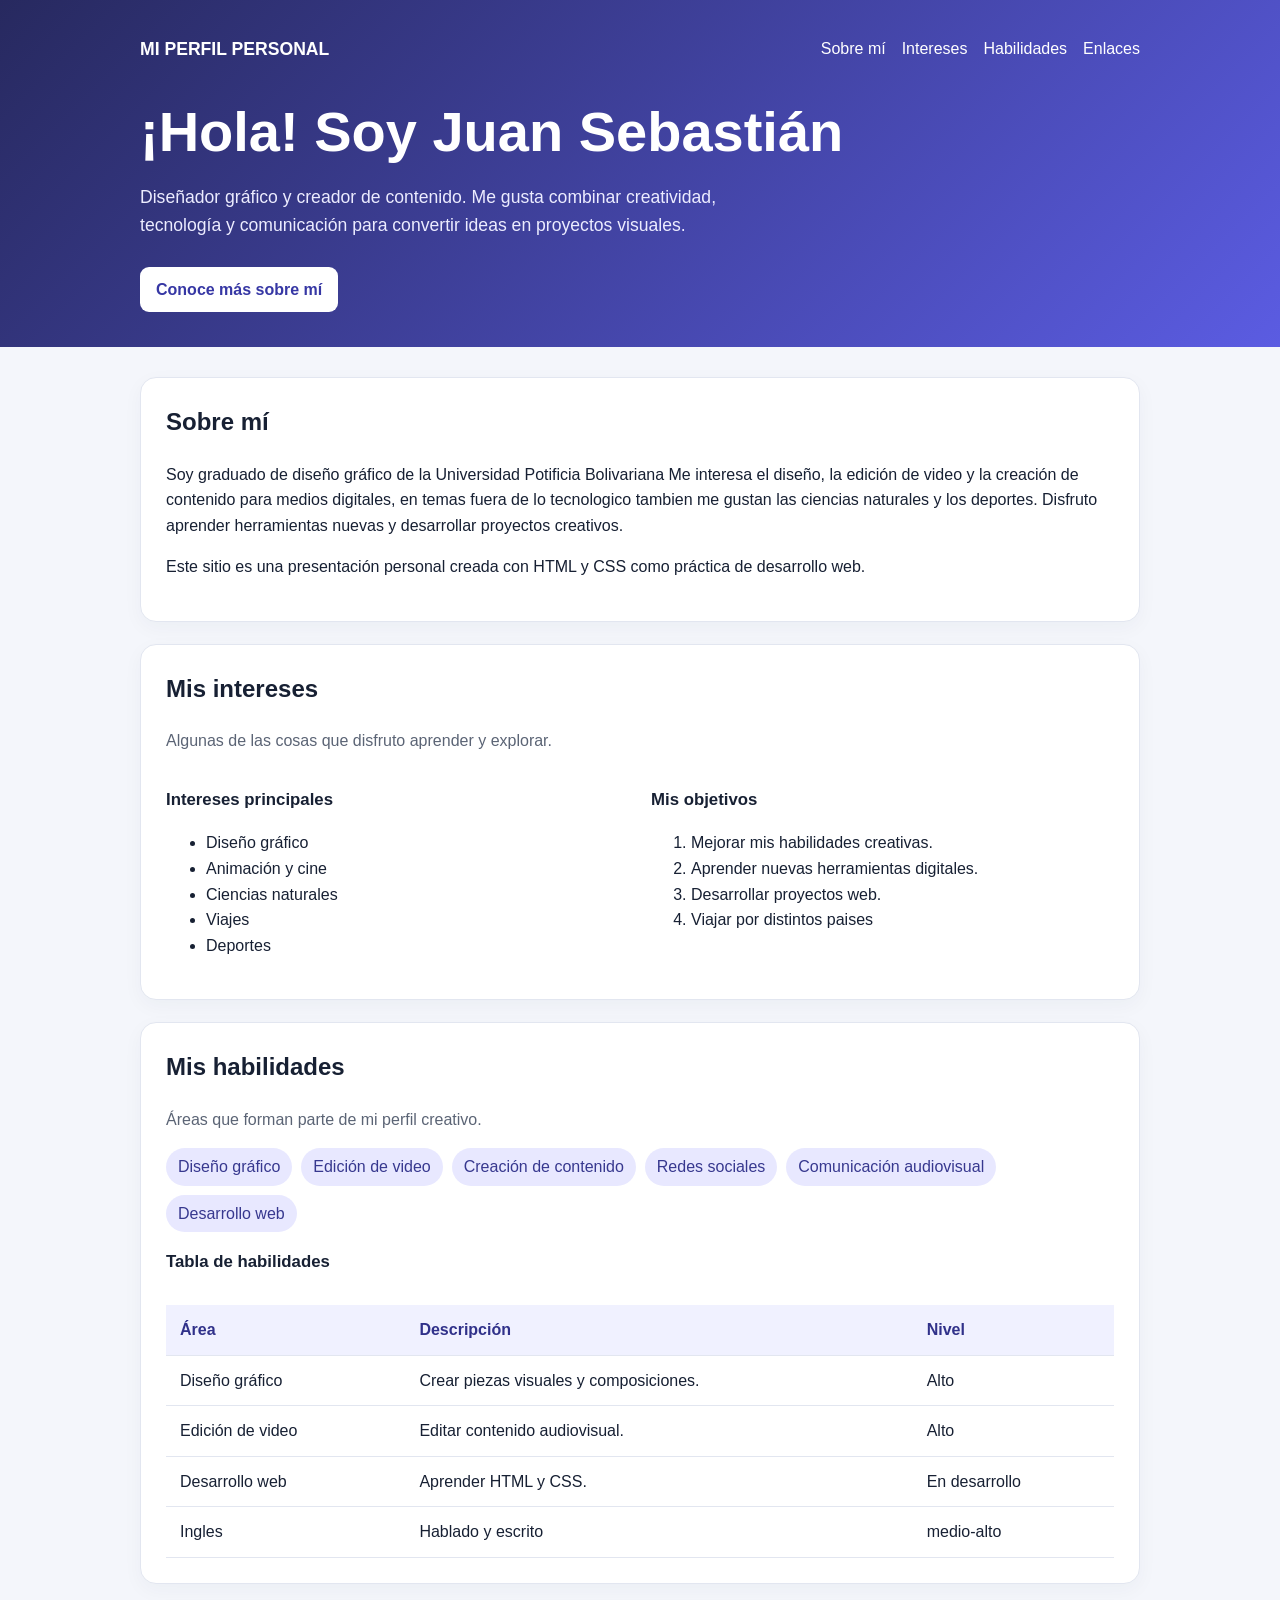
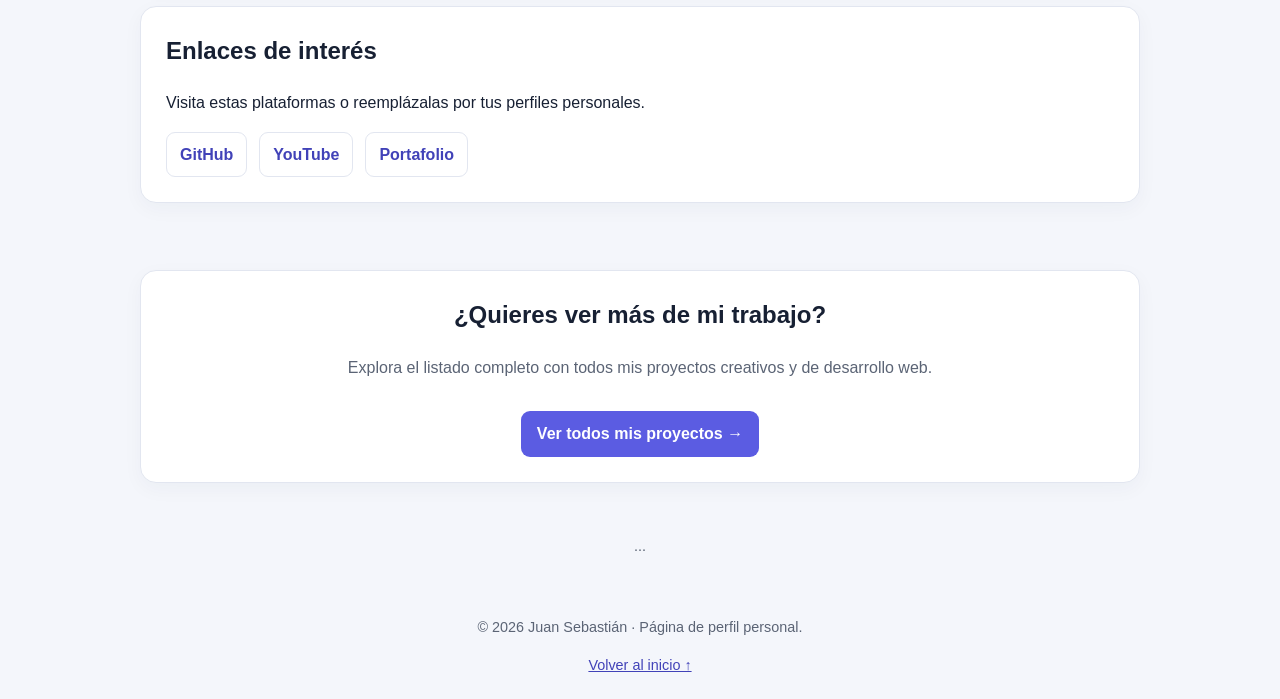
<file: index.html>
<!DOCTYPE html>
<html lang="es">

<head>
    <meta charset="UTF-8">
    <meta name="viewport" content="width=device-width, initial-scale=1.0">
    <title>Mi perfil personal | Juan Sebastián</title>

    <link rel="stylesheet" href="./styles.css">
</head>

<body>

    <!-- ENCABEZADO -->
    <header id="inicio">
        <div class="contenedor">

            <div class="barra">
                <div class="marca">MI PERFIL PERSONAL</div>

                <nav aria-label="Navegación principal">
                    <a href="#sobre-mi">Sobre mí</a>
                    <a href="#intereses">Intereses</a>
                    <a href="#habilidades">Habilidades</a>
                    <a href="#contacto">Enlaces</a>
                </nav>
            </div>

            <div class="presentacion">
                <h1>¡Hola! Soy Juan Sebastián</h1>

                <p>
                    Diseñador gráfico y creador de contenido.
                    Me gusta combinar creatividad, tecnología y
                    comunicación para convertir ideas en proyectos visuales.
                </p>

                <a class="boton" href="#sobre-mi">
                    Conoce más sobre mí
                </a>
            </div>

        </div>

    </header>

    <!-- CONTENIDO PRINCIPAL -->
    <main class="contenedor">

        <!-- SECCIÓN SOBRE MÍ -->
        <section id="sobre-mi">
            <h2>Sobre mí</h2>

            <p>
                Soy graduado de diseño gráfico de la Universidad Potificia Bolivariana
                Me interesa el diseño, la edición de video y la creación
                de contenido para medios digitales, en temas fuera de lo tecnologico tambien
                me gustan las ciencias naturales y los deportes. Disfruto aprender
                herramientas nuevas y desarrollar proyectos creativos.
            </p>



            <p>
                Este sitio es una presentación personal creada con
                HTML y CSS como práctica de desarrollo web.
            </p>
        </section>

        <!-- SECCIÓN DE INTERESES -->
        <section id="intereses">
            <h2>Mis intereses</h2>

            <p class="subtitulo">
                Algunas de las cosas que disfruto aprender y explorar.
            </p>

            <div class="columnas">

                <div>
                    <h3>Intereses principales</h3>

                    <!-- Lista desordenada -->
                    <ul>
                        <li>Diseño gráfico</li>
                        <li>Animación y cine</li>
                        <li>Ciencias naturales</li>
                        <li>Viajes</li>
                        <li>Deportes</li>
                    </ul>
                </div>

                <div>
                    <h3>Mis objetivos</h3>

                    <!-- Lista ordenada -->
                    <ol>
                        <li>Mejorar mis habilidades creativas.</li>
                        <li>Aprender nuevas herramientas digitales.</li>
                        <li>Desarrollar proyectos web.</li>
                        <li>Viajar por distintos paises</li>
                    </ol>
                </div>

            </div>
        </section>

        <!-- SECCIÓN DE HABILIDADES -->
        <section id="habilidades">
            <h2>Mis habilidades</h2>

            <p class="subtitulo">
                Áreas que forman parte de mi perfil creativo.
            </p>

            <ul class="etiquetas">
                <li>Diseño gráfico</li>
                <li>Edición de video</li>
                <li>Creación de contenido</li>
                <li>Redes sociales</li>
                <li>Comunicación audiovisual</li>
                <li>Desarrollo web</li>
            </ul>

            <h3>Tabla de habilidades</h3>

            <div class="tabla-contenedor">
                <table>
                    <thead>
                        <tr>
                            <th>Área</th>
                            <th>Descripción</th>
                            <th>Nivel</th>
                        </tr>
                    </thead>

                    <tbody>
                        <tr>
                            <td>Diseño gráfico</td>
                            <td>Crear piezas visuales y composiciones.</td>
                            <td>Alto</td>

                        </tr>

                        <tr>
                            <td>Edición de video</td>
                            <td>Editar contenido audiovisual.</td>
                            <td>Alto</td>
                        </tr>

                        <tr>
                            <td>Desarrollo web</td>
                            <td>Aprender HTML y CSS.</td>
                            <td>En desarrollo</td>
                        </tr>

                        <tr>
                            <td>Ingles</td>
                            <td>Hablado y escrito</td>
                            <td>medio-alto</td>
                        </tr>
                    </tbody>
                </table>
            </div>
        </section>

        <!-- SECCIÓN DE ENLACES -->
        <section id="contacto">
            <h2>Enlaces de interés</h2>

            <p>
                Visita estas plataformas o reemplázalas por tus
                perfiles personales.
            </p>

            <div class="enlaces">
                <a href="https://github.com/" target="_blank" rel="noopener noreferrer">
                    GitHub
                </a>


                <a href="https://www.youtube.com/" target="_blank" rel="noopener noreferrer">
                    YouTube
                </a>

                <a class="enlaces" href="https://juansebastiangv.wixsite.com/portafolio" target="_blank"
                    rel="noopener noreferrer">
                    Portafolio
                </a>


            </div>
        </section>

    </main>

    <!-- SECCIÓN PARA REDIRECCIONAR A PROYECTOS -->
    <div class="contenedor" style="text-align: center; margin-bottom: 30px;">
        <section>
            <h2>¿Quieres ver más de mi trabajo?</h2>
            <p class="subtitulo">Explora el listado completo con todos mis proyectos creativos y de desarrollo web.</p>
            <a href="Proyectos.html" class="boton"
                style="background-color: #5b5ce2; color: white; display: inline-block; margin-top: 15px;">
                Ver todos mis proyectos →
            </a>
        </section>
    </div>

    <!-- PIE DE PÁGINA -->
    <footer>
        ...
    </footer>

    <!-- PIE DE PÁGINA -->
    <footer>
        <p>
            © 2026 Juan Sebastián · Página de perfil personal.
        </p>

        <a href="#inicio">Volver al inicio ↑</a>
    </footer>

</body>

</html>
</file>
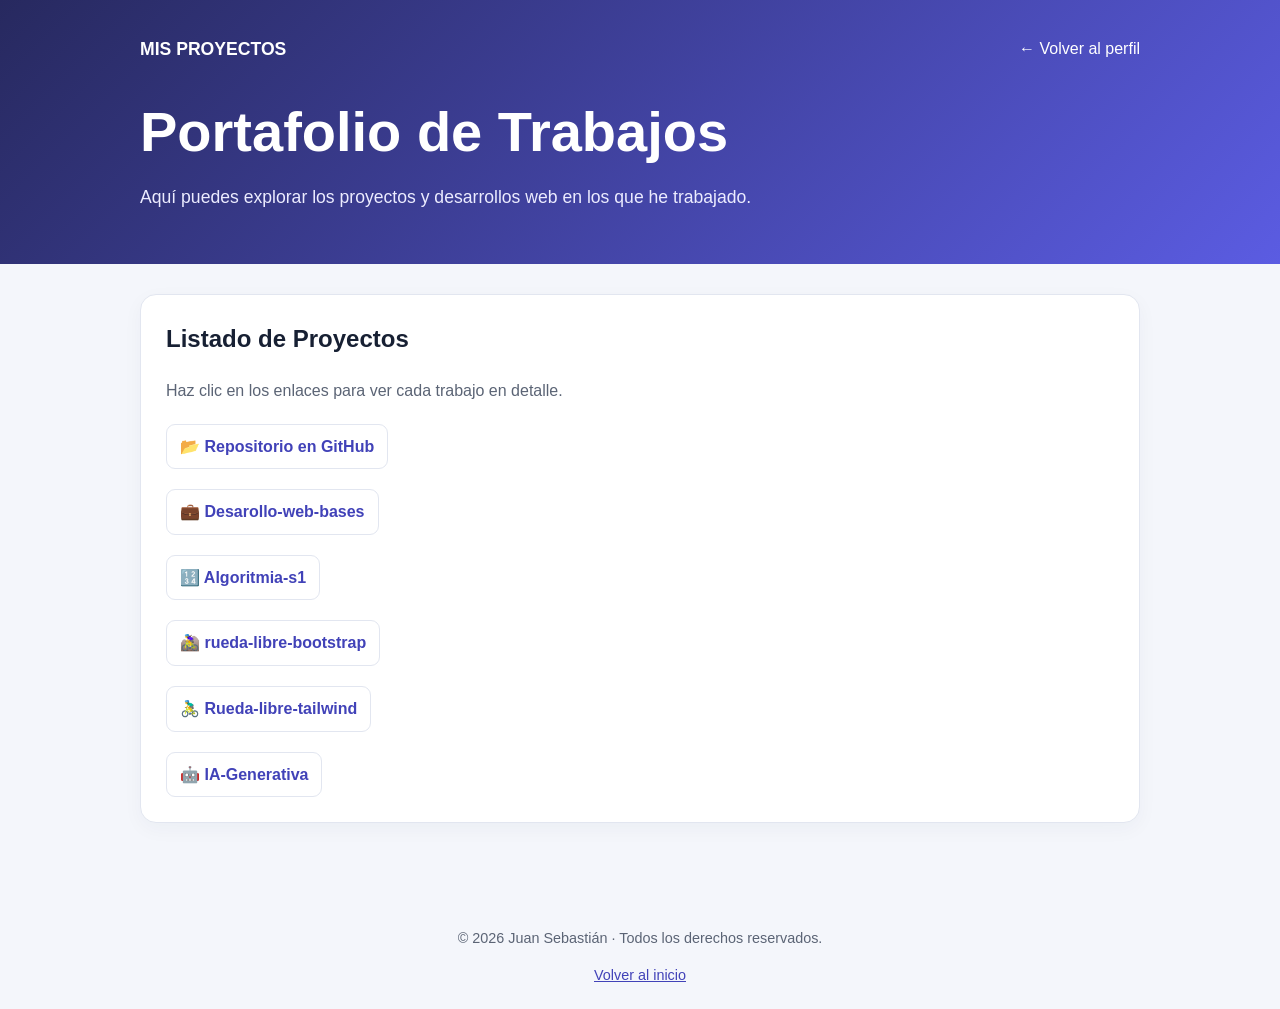
<file: Proyectos.html>
<!DOCTYPE html>
<html lang="es">

<head>
    <meta charset="UTF-8">
    <meta name="viewport" content="width=device-width, initial-scale=1.0">
    <title>Mis Proyectos | Juan Sebastián</title>
    <link rel="stylesheet" href="./styles.css">
</head>

<body>

    <header>
        <div class="contenedor">
            <div class="barra">
                <div class="marca">MIS PROYECTOS</div>
                <nav>
                    <a href="Crear-perfil-personal.html">← Volver al perfil</a>
                </nav>
            </div>
            <div class="presentacion">
                <h1>Portafolio de Trabajos</h1>
                <p>Aquí puedes explorar los proyectos y desarrollos web en los que he trabajado.</p>
            </div>
        </div>
    </header>

    <main class="contenedor">
        <section>
            <h2>Listado de Proyectos</h2>
            <p class="subtitulo">Haz clic en los enlaces para ver cada trabajo en detalle.</p>

            <div class="enlaces" style="margin-top: 20px;">
                <a href="https://github.com/Jsgv-cyber" target="_blank" rel="noopener noreferrer">
                    📂 Repositorio en GitHub

                </a>
                <!-- Puedes añadir más enlaces de proyectos aquí -->
            </div>

            <div class="enlaces" style="margin-top: 20px;">
                <a href="https://github.com/Jsgv-cyber/Desarollo-web-bases.git" target="_blank"
                    rel="noopener noreferrer">
                    💼 Desarollo-web-bases

                </a>

            </div>
            </div>

            <div class="enlaces" style="margin-top: 20px;">
                <a href="https://github.com/Jsgv-cyber/Algoritmia-s1.git" target="_blank" rel="noopener noreferrer">
                    🔢 Algoritmia-s1

                </a>

            </div>

            </div>

            <div class="enlaces" style="margin-top: 20px;">
                <a href="https://github.com/Jsgv-cyber/rueda-libre-bootstrap.git" target="_blank"
                    rel="noopener noreferrer">
                    🚵‍♀️ rueda-libre-bootstrap

                </a>

            </div>
            <div class="enlaces" style="margin-top: 20px;">
                <a href="https://github.com/Jsgv-cyber/Rueda-libre-tailwind.git" target="_blank"
                    rel="noopener noreferrer">
                    🚴‍♂️ Rueda-libre-tailwind
                </a>

            </div>
            <div class="enlaces" style="margin-top: 20px;">
                <a href="https://github.com/Jsgv-cyber/IA-Generativa.git" target="_blank" rel="noopener noreferrer">
                    🤖 IA-Generativa
                </a>

            </div>
        </section>
    </main>


    <footer>
        <p>© 2026 Juan Sebastián · Todos los derechos reservados.</p>
        <a href="Crear-perfil-personal.html">Volver al inicio</a>
    </footer>

</body>

</html>
</file>
<file: styles.css>
/* ESTILOS GENERALES */
        * {
            box-sizing: border-box;
        }

        html {
            scroll-behavior: smooth;
        }

        body {
            margin: 0;
            font-family: Arial, Helvetica, sans-serif;
            background-color: #f4f6fb;
            color: #172033;
            line-height: 1.6;
        }

        a {
            color: #4142b8;
        }

        a:hover {
            color: #5b5ce2;
        }

        .contenedor {
            width: min(100% - 32px, 1000px);
            margin: 0 auto;
        }

        /* ENCABEZADO PRINCIPAL */
        header {
            background: linear-gradient(135deg, #27295f, #5b5ce2);
            color: white;
            padding: 35px 0;
        }

        .barra {
            display: flex;
            justify-content: space-between;
            align-items: center;
            flex-wrap: wrap;
            gap: 18px;
            margin-bottom: 35px;
        }

        .marca {
            font-weight: bold;
            font-size: 1.1rem;
        }

        nav {
            display: flex;
            flex-wrap: wrap;
            gap: 16px;
        }

        nav a {
            color: white;
            text-decoration: none;
        }

        nav a:hover {
            text-decoration: underline;
        }

        .presentacion h1 {
            font-size: clamp(2rem, 5vw, 3.5rem);
            line-height: 1.2;
            margin: 0 0 15px;
        }

        .presentacion p {
            max-width: 650px;
            color: #ececff;
            font-size: 1.1rem;
        }

        .boton {
            display: inline-block;
            background-color: white;
            color: #3637a4;
            padding: 10px 16px;
            border-radius: 9px;
            text-decoration: none;
            font-weight: bold;
            margin-top: 10px;
        }

        /* SECCIONES */
        main {
            padding: 30px 0 45px;
        }

        section {
            background-color: white;
            padding: 25px;
            margin-bottom: 22px;
            border: 1px solid #e2e6f0;
            border-radius: 16px;
            box-shadow: 0 6px 20px rgba(30, 40, 80, 0.04);
            
        }

        

        h2 {
            font-size: 1.5rem;
            margin-top: 0;
        }

        h3 {
            font-size: 1.05rem;
        }

        .subtitulo {
            color: #5b6475;
        }

        /* COLUMNAS */
        .columnas {
            display: grid;
            grid-template-columns: repeat(2, minmax(0, 1fr));
            gap: 22px;
        }

        /* LISTA DE HABILIDADES */
        .etiquetas {
            display: flex;
            flex-wrap: wrap;
            gap: 9px;
            padding: 0;
            list-style: none;
        }

        .etiquetas li {
            background-color: #e8e8ff;
            color: #37388f;
            border-radius: 999px;
            padding: 6px 12px;
        }

        /* TABLA */
        .tabla-contenedor {
            overflow-x: auto;
        }

        table {
            width: 100%;
            min-width: 450px;
            border-collapse: collapse;
            margin-top: 12px;
        }

        th, td {
            text-align: left;
            padding: 12px 14px;
            border-bottom: 1px solid #e2e6f0;
        }

        th {
            background-color: #f0f1ff;
            color: #30318a;
        }

        tbody tr:hover {
            background-color: #fafaff;
        }

        /* ENLACES */
        .enlaces {
            display: flex;
            flex-wrap: wrap;
            gap: 12px;
        }

        .enlaces a {
            padding: 9px 13px;
            border: 1px solid #e2e6f0;
            border-radius: 9px;
            text-decoration: none;
            font-weight: bold;
        }

        /* PIE DE PÁGINA */
        footer {
            text-align: center;
            padding: 22px 16px;
            color: #5b6475;
            font-size: 0.9rem;
        }

        /* ADAPTACIÓN A CELULARES */
        @media (max-width: 650px) {
            .columnas {
                grid-template-columns: 1fr;
            }

            .barra {
                align-items: flex-start;
            }

            section {
                padding: 20px;
            }
        }
</file>
